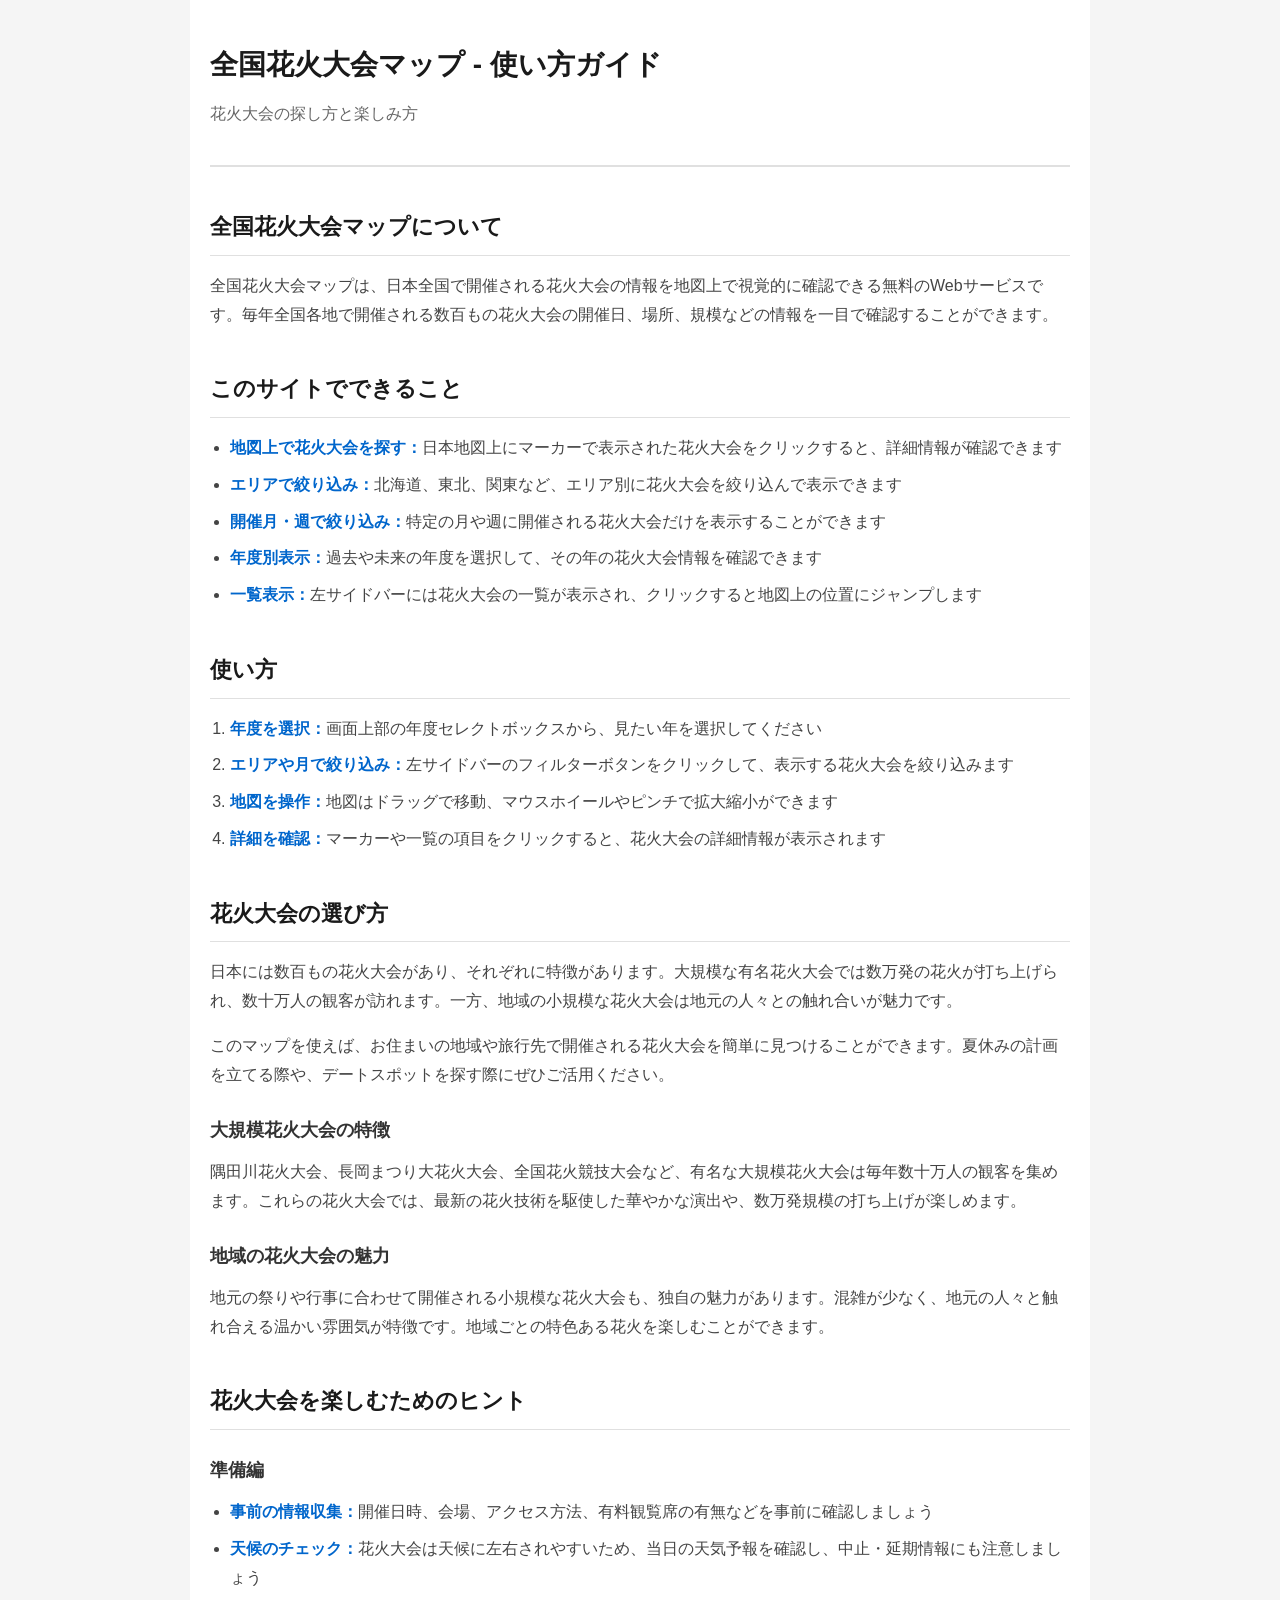
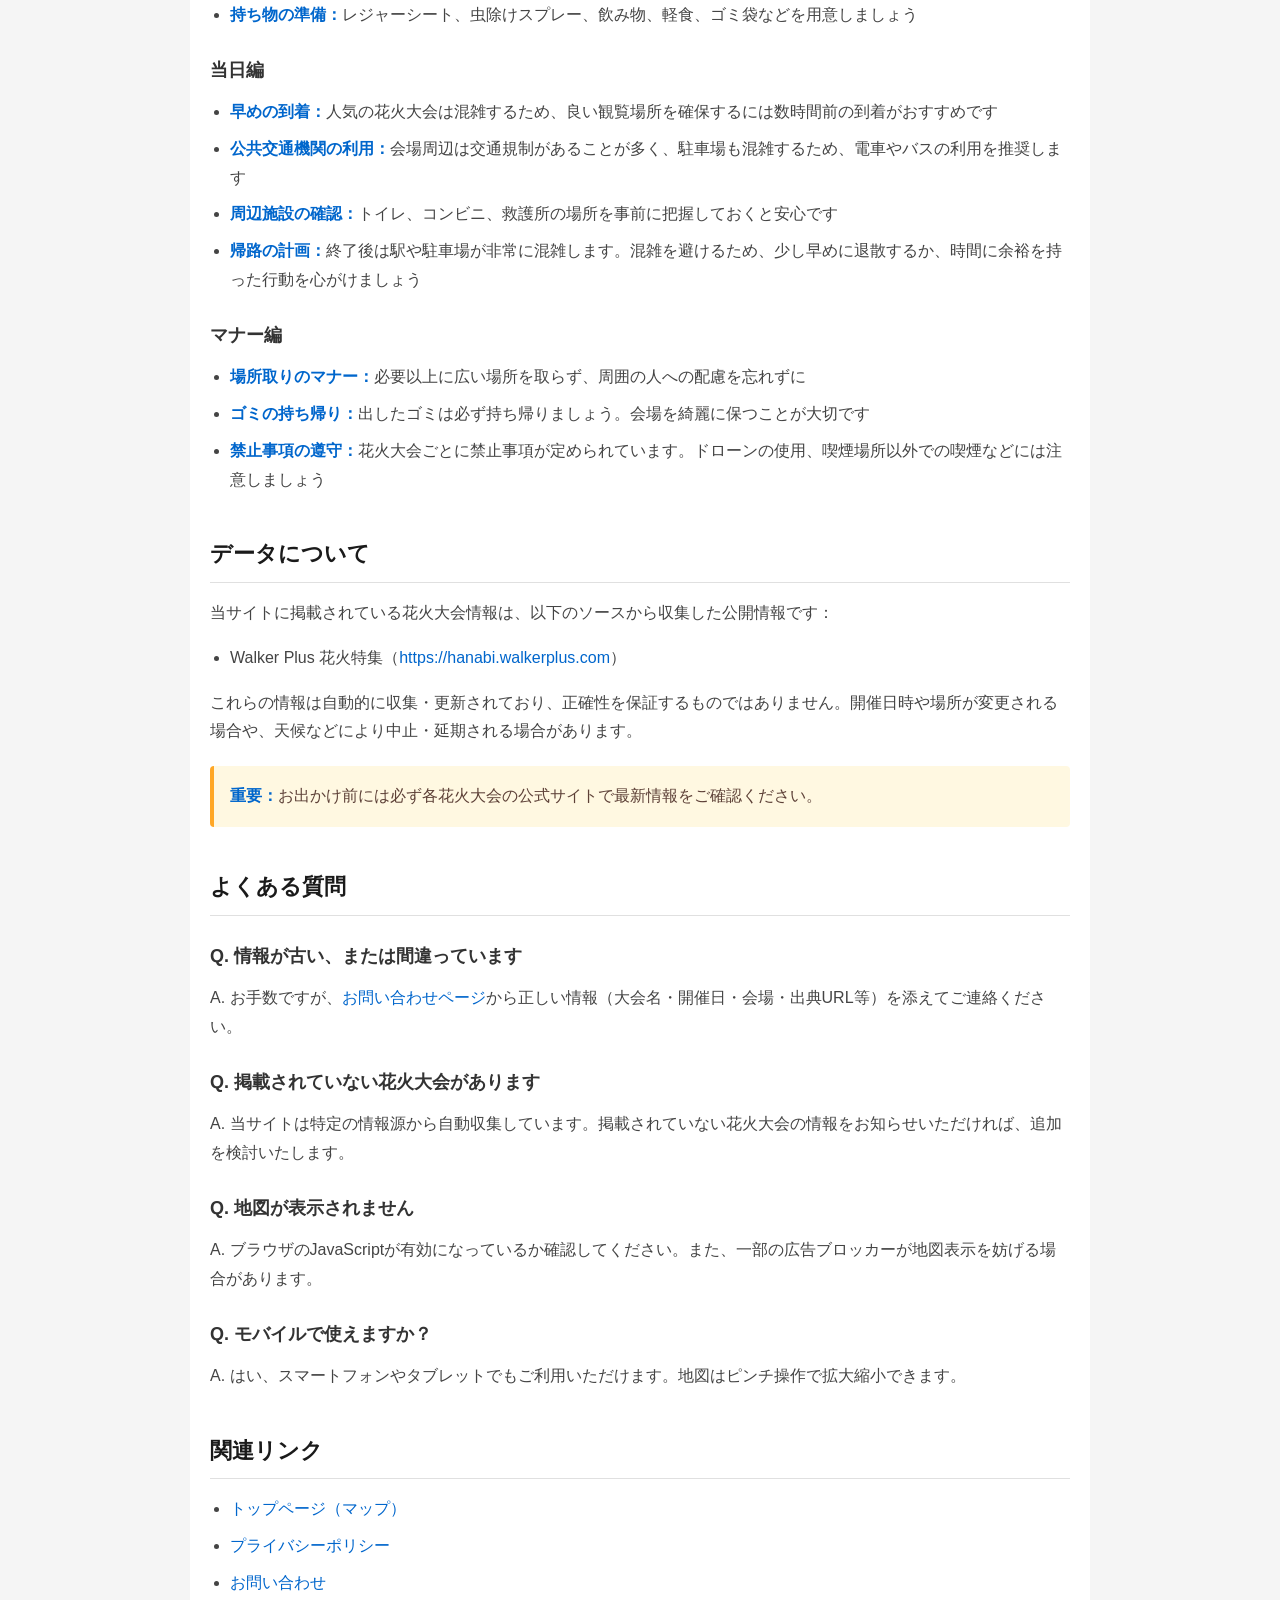
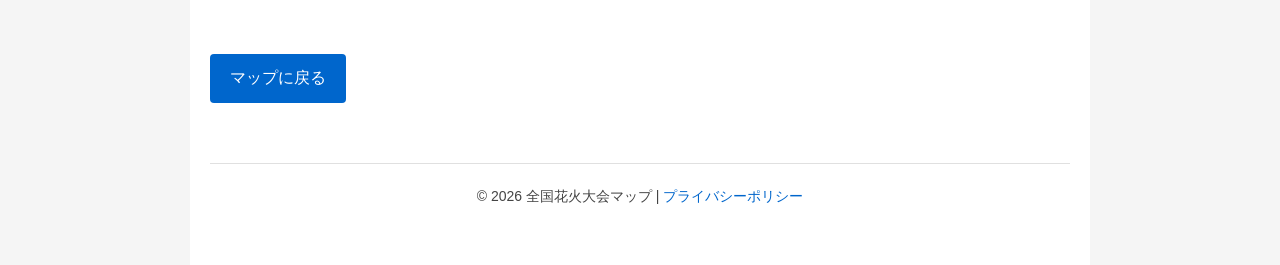
<file: about.html>
<!DOCTYPE html>
<html lang="ja">
<head>
  <meta charset="UTF-8">
  <meta name="viewport" content="width=device-width, initial-scale=1.0">
  <meta name="google-adsense-account" content="ca-pub-7714498305797826">
  <title>使い方・花火大会ガイド - 全国花火大会マップ</title>
  <meta name="description" content="全国花火大会マップの使い方、花火大会の選び方、楽しみ方のヒントをご紹介します。">
  <script async src="https://pagead2.googlesyndication.com/pagead/js/adsbygoogle.js?client=ca-pub-7714498305797826"
     crossorigin="anonymous"></script>
  <style>
    * {
      margin: 0;
      padding: 0;
      box-sizing: border-box;
    }

    body {
      font-family: -apple-system, BlinkMacSystemFont, "Segoe UI", Roboto, "Helvetica Neue", Arial, sans-serif;
      line-height: 1.8;
      color: #333;
      background: #f5f5f5;
    }

    .container {
      max-width: 900px;
      margin: 0 auto;
      padding: 40px 20px;
      background: white;
      min-height: 100vh;
    }

    header {
      margin-bottom: 40px;
      padding-bottom: 20px;
      border-bottom: 2px solid #e0e0e0;
    }

    h1 {
      font-size: 28px;
      color: #1a1a1a;
      margin-bottom: 10px;
    }

    .subtitle {
      font-size: 16px;
      color: #666;
    }

    h2 {
      font-size: 22px;
      color: #1a1a1a;
      margin-top: 40px;
      margin-bottom: 16px;
      padding-bottom: 8px;
      border-bottom: 1px solid #e0e0e0;
    }

    h3 {
      font-size: 18px;
      color: #333;
      margin-top: 24px;
      margin-bottom: 12px;
    }

    p {
      margin-bottom: 16px;
      color: #444;
    }

    ul, ol {
      margin-left: 20px;
      margin-bottom: 16px;
    }

    li {
      margin-bottom: 8px;
      color: #444;
    }

    strong {
      color: #0066cc;
      font-weight: bold;
    }

    a {
      color: #0066cc;
      text-decoration: none;
    }

    a:hover {
      text-decoration: underline;
    }

    .note {
      background: #fff8e1;
      border-left: 4px solid #ffa726;
      padding: 16px;
      margin: 20px 0;
      border-radius: 4px;
    }

    .note p {
      margin: 0;
      color: #5d4037;
    }

    .back-link {
      display: inline-block;
      margin-top: 40px;
      padding: 10px 20px;
      background: #0066cc;
      color: white;
      border-radius: 4px;
      text-decoration: none;
    }

    .back-link:hover {
      background: #0052a3;
      text-decoration: none;
    }

    footer {
      margin-top: 60px;
      padding-top: 20px;
      border-top: 1px solid #e0e0e0;
      text-align: center;
      color: #666;
      font-size: 14px;
    }
  </style>
</head>
<body>
  <div class="container">
    <header>
      <h1>全国花火大会マップ - 使い方ガイド</h1>
      <p class="subtitle">花火大会の探し方と楽しみ方</p>
    </header>

    <main>
      <h2>全国花火大会マップについて</h2>
      <p>全国花火大会マップは、日本全国で開催される花火大会の情報を地図上で視覚的に確認できる無料のWebサービスです。毎年全国各地で開催される数百もの花火大会の開催日、場所、規模などの情報を一目で確認することができます。</p>

      <h2>このサイトでできること</h2>
      <ul>
        <li><strong>地図上で花火大会を探す：</strong>日本地図上にマーカーで表示された花火大会をクリックすると、詳細情報が確認できます</li>
        <li><strong>エリアで絞り込み：</strong>北海道、東北、関東など、エリア別に花火大会を絞り込んで表示できます</li>
        <li><strong>開催月・週で絞り込み：</strong>特定の月や週に開催される花火大会だけを表示することができます</li>
        <li><strong>年度別表示：</strong>過去や未来の年度を選択して、その年の花火大会情報を確認できます</li>
        <li><strong>一覧表示：</strong>左サイドバーには花火大会の一覧が表示され、クリックすると地図上の位置にジャンプします</li>
      </ul>

      <h2>使い方</h2>
      <ol>
        <li><strong>年度を選択：</strong>画面上部の年度セレクトボックスから、見たい年を選択してください</li>
        <li><strong>エリアや月で絞り込み：</strong>左サイドバーのフィルターボタンをクリックして、表示する花火大会を絞り込みます</li>
        <li><strong>地図を操作：</strong>地図はドラッグで移動、マウスホイールやピンチで拡大縮小ができます</li>
        <li><strong>詳細を確認：</strong>マーカーや一覧の項目をクリックすると、花火大会の詳細情報が表示されます</li>
      </ol>

      <!-- AdSense 広告 -->
      <div style="margin: 40px 0; text-align: center;">
        <ins class="adsbygoogle"
             style="display:block"
             data-ad-client="ca-pub-7714498305797826"
             data-ad-slot="auto"
             data-ad-format="auto"
             data-full-width-responsive="true"></ins>
        <script>
             (adsbygoogle = window.adsbygoogle || []).push({});
        </script>
      </div>

      <h2>花火大会の選び方</h2>
      <p>日本には数百もの花火大会があり、それぞれに特徴があります。大規模な有名花火大会では数万発の花火が打ち上げられ、数十万人の観客が訪れます。一方、地域の小規模な花火大会は地元の人々との触れ合いが魅力です。</p>
      <p>このマップを使えば、お住まいの地域や旅行先で開催される花火大会を簡単に見つけることができます。夏休みの計画を立てる際や、デートスポットを探す際にぜひご活用ください。</p>

      <h3>大規模花火大会の特徴</h3>
      <p>隅田川花火大会、長岡まつり大花火大会、全国花火競技大会など、有名な大規模花火大会は毎年数十万人の観客を集めます。これらの花火大会では、最新の花火技術を駆使した華やかな演出や、数万発規模の打ち上げが楽しめます。</p>

      <h3>地域の花火大会の魅力</h3>
      <p>地元の祭りや行事に合わせて開催される小規模な花火大会も、独自の魅力があります。混雑が少なく、地元の人々と触れ合える温かい雰囲気が特徴です。地域ごとの特色ある花火を楽しむことができます。</p>

      <h2>花火大会を楽しむためのヒント</h2>

      <h3>準備編</h3>
      <ul>
        <li><strong>事前の情報収集：</strong>開催日時、会場、アクセス方法、有料観覧席の有無などを事前に確認しましょう</li>
        <li><strong>天候のチェック：</strong>花火大会は天候に左右されやすいため、当日の天気予報を確認し、中止・延期情報にも注意しましょう</li>
        <li><strong>持ち物の準備：</strong>レジャーシート、虫除けスプレー、飲み物、軽食、ゴミ袋などを用意しましょう</li>
      </ul>

      <h3>当日編</h3>
      <ul>
        <li><strong>早めの到着：</strong>人気の花火大会は混雑するため、良い観覧場所を確保するには数時間前の到着がおすすめです</li>
        <li><strong>公共交通機関の利用：</strong>会場周辺は交通規制があることが多く、駐車場も混雑するため、電車やバスの利用を推奨します</li>
        <li><strong>周辺施設の確認：</strong>トイレ、コンビニ、救護所の場所を事前に把握しておくと安心です</li>
        <li><strong>帰路の計画：</strong>終了後は駅や駐車場が非常に混雑します。混雑を避けるため、少し早めに退散するか、時間に余裕を持った行動を心がけましょう</li>
      </ul>

      <h3>マナー編</h3>
      <ul>
        <li><strong>場所取りのマナー：</strong>必要以上に広い場所を取らず、周囲の人への配慮を忘れずに</li>
        <li><strong>ゴミの持ち帰り：</strong>出したゴミは必ず持ち帰りましょう。会場を綺麗に保つことが大切です</li>
        <li><strong>禁止事項の遵守：</strong>花火大会ごとに禁止事項が定められています。ドローンの使用、喫煙場所以外での喫煙などには注意しましょう</li>
      </ul>

      <!-- AdSense 広告 -->
      <div style="margin: 40px 0; text-align: center;">
        <ins class="adsbygoogle"
             style="display:block"
             data-ad-client="ca-pub-7714498305797826"
             data-ad-slot="auto"
             data-ad-format="auto"
             data-full-width-responsive="true"></ins>
        <script>
             (adsbygoogle = window.adsbygoogle || []).push({});
        </script>
      </div>

      <h2>データについて</h2>
      <p>当サイトに掲載されている花火大会情報は、以下のソースから収集した公開情報です：</p>
      <ul>
        <li>Walker Plus 花火特集（<a href="https://hanabi.walkerplus.com" target="_blank" rel="noopener">https://hanabi.walkerplus.com</a>）</li>
      </ul>

      <p>これらの情報は自動的に収集・更新されており、正確性を保証するものではありません。開催日時や場所が変更される場合や、天候などにより中止・延期される場合があります。</p>

      <div class="note">
        <p><strong>重要：</strong>お出かけ前には必ず各花火大会の公式サイトで最新情報をご確認ください。</p>
      </div>

      <h2>よくある質問</h2>

      <h3>Q. 情報が古い、または間違っています</h3>
      <p>A. お手数ですが、<a href="contact.html">お問い合わせページ</a>から正しい情報（大会名・開催日・会場・出典URL等）を添えてご連絡ください。</p>

      <h3>Q. 掲載されていない花火大会があります</h3>
      <p>A. 当サイトは特定の情報源から自動収集しています。掲載されていない花火大会の情報をお知らせいただければ、追加を検討いたします。</p>

      <h3>Q. 地図が表示されません</h3>
      <p>A. ブラウザのJavaScriptが有効になっているか確認してください。また、一部の広告ブロッカーが地図表示を妨げる場合があります。</p>

      <h3>Q. モバイルで使えますか？</h3>
      <p>A. はい、スマートフォンやタブレットでもご利用いただけます。地図はピンチ操作で拡大縮小できます。</p>

      <h2>関連リンク</h2>
      <ul>
        <li><a href="index.html">トップページ（マップ）</a></li>
        <li><a href="privacy.html">プライバシーポリシー</a></li>
        <li><a href="contact.html">お問い合わせ</a></li>
      </ul>

      <a href="index.html" class="back-link">マップに戻る</a>
    </main>

    <footer>
      <p>&copy; 2026 全国花火大会マップ | <a href="privacy.html">プライバシーポリシー</a></p>
    </footer>
  </div>
</body>
</html>
</file>
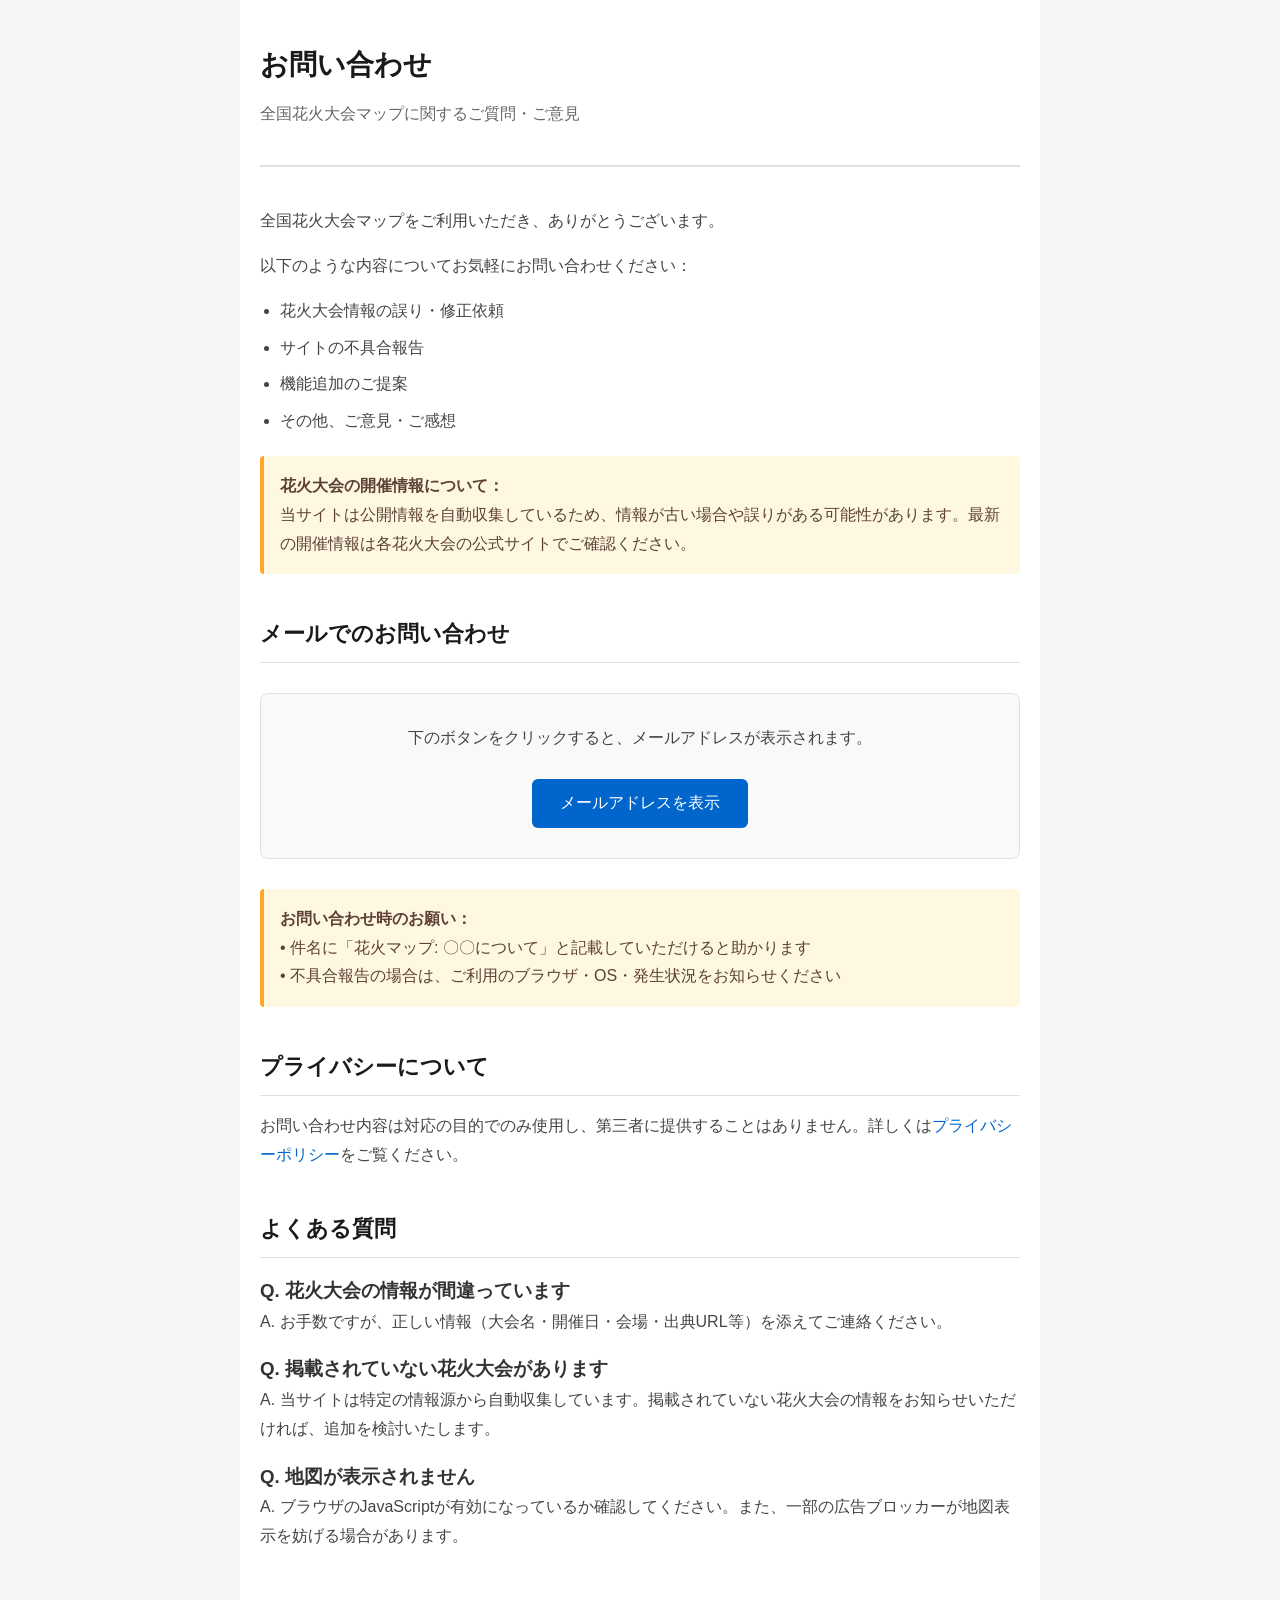
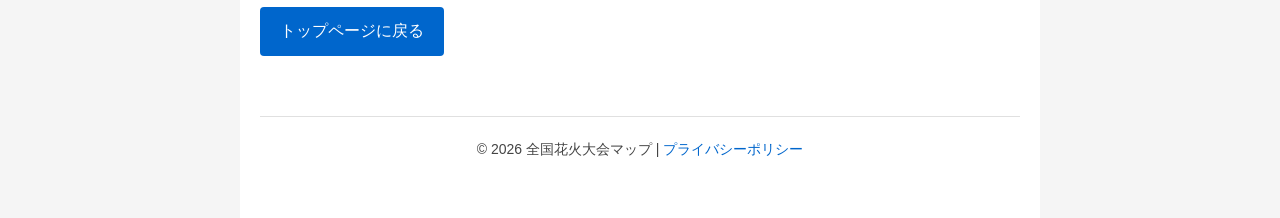
<file: contact.html>
<!DOCTYPE html>
<html lang="ja">
<head>
  <meta charset="UTF-8">
  <meta name="viewport" content="width=device-width, initial-scale=1.0">
  <meta name="google-adsense-account" content="ca-pub-7714498305797826">
  <title>お問い合わせ - 全国花火大会マップ</title>
  <script async src="https://pagead2.googlesyndication.com/pagead/js/adsbygoogle.js?client=ca-pub-7714498305797826"
     crossorigin="anonymous"></script>
  <style>
    * {
      margin: 0;
      padding: 0;
      box-sizing: border-box;
    }

    body {
      font-family: -apple-system, BlinkMacSystemFont, "Segoe UI", Roboto, "Helvetica Neue", Arial, sans-serif;
      line-height: 1.8;
      color: #333;
      background: #f5f5f5;
    }

    .container {
      max-width: 800px;
      margin: 0 auto;
      padding: 40px 20px;
      background: white;
      min-height: 100vh;
    }

    header {
      margin-bottom: 40px;
      padding-bottom: 20px;
      border-bottom: 2px solid #e0e0e0;
    }

    h1 {
      font-size: 28px;
      color: #1a1a1a;
      margin-bottom: 10px;
    }

    .subtitle {
      font-size: 16px;
      color: #666;
    }

    h2 {
      font-size: 22px;
      color: #1a1a1a;
      margin-top: 40px;
      margin-bottom: 16px;
      padding-bottom: 8px;
      border-bottom: 1px solid #e0e0e0;
    }

    p {
      margin-bottom: 16px;
      color: #444;
    }

    ul {
      margin-left: 20px;
      margin-bottom: 16px;
    }

    li {
      margin-bottom: 8px;
      color: #444;
    }

    .contact-box {
      background: #f9f9f9;
      border: 1px solid #e0e0e0;
      border-radius: 8px;
      padding: 30px;
      margin: 30px 0;
      text-align: center;
    }

    .email-button {
      display: inline-block;
      padding: 14px 28px;
      background: #0066cc;
      color: white;
      border: none;
      border-radius: 6px;
      font-size: 16px;
      cursor: pointer;
      transition: background 0.2s;
      margin-top: 10px;
    }

    .email-button:hover {
      background: #0052a3;
    }

    .email-display {
      font-family: monospace;
      font-size: 18px;
      color: #0066cc;
      margin-top: 15px;
      padding: 10px;
      background: white;
      border-radius: 4px;
      display: none;
    }

    .note {
      background: #fff8e1;
      border-left: 4px solid #ffa726;
      padding: 16px;
      margin: 20px 0;
      border-radius: 4px;
    }

    .note p {
      margin: 0;
      color: #5d4037;
    }

    a {
      color: #0066cc;
      text-decoration: none;
    }

    a:hover {
      text-decoration: underline;
    }

    .back-link {
      display: inline-block;
      margin-top: 40px;
      padding: 10px 20px;
      background: #0066cc;
      color: white;
      border-radius: 4px;
      text-decoration: none;
    }

    .back-link:hover {
      background: #0052a3;
      text-decoration: none;
    }

    footer {
      margin-top: 60px;
      padding-top: 20px;
      border-top: 1px solid #e0e0e0;
      text-align: center;
      color: #666;
      font-size: 14px;
    }

    .copy-success {
      display: none;
      color: #2e7d32;
      font-size: 14px;
      margin-top: 10px;
    }
  </style>
</head>
<body>
  <div class="container">
    <header>
      <h1>お問い合わせ</h1>
      <p class="subtitle">全国花火大会マップに関するご質問・ご意見</p>
    </header>

    <main>
      <p>全国花火大会マップをご利用いただき、ありがとうございます。</p>
      <p>以下のような内容についてお気軽にお問い合わせください：</p>

      <ul>
        <li>花火大会情報の誤り・修正依頼</li>
        <li>サイトの不具合報告</li>
        <li>機能追加のご提案</li>
        <li>その他、ご意見・ご感想</li>
      </ul>

      <div class="note">
        <p><strong>花火大会の開催情報について：</strong><br>
        当サイトは公開情報を自動収集しているため、情報が古い場合や誤りがある可能性があります。最新の開催情報は各花火大会の公式サイトでご確認ください。</p>
      </div>

      <h2>メールでのお問い合わせ</h2>

      <div class="contact-box">
        <p>下のボタンをクリックすると、メールアドレスが表示されます。</p>
        <button id="showEmailBtn" class="email-button">メールアドレスを表示</button>
        <div id="emailDisplay" class="email-display"></div>
        <div id="copySuccess" class="copy-success">✓ メールアドレスをコピーしました</div>
      </div>

      <div class="note">
        <p><strong>お問い合わせ時のお願い：</strong><br>
        • 件名に「花火マップ: 〇〇について」と記載していただけると助かります<br>
        • 不具合報告の場合は、ご利用のブラウザ・OS・発生状況をお知らせください</p>
      </div>

      <h2>プライバシーについて</h2>
      <p>お問い合わせ内容は対応の目的でのみ使用し、第三者に提供することはありません。詳しくは<a href="privacy.html">プライバシーポリシー</a>をご覧ください。</p>

      <!-- AdSense 広告 -->
      <div style="margin: 40px 0; text-align: center;">
        <ins class="adsbygoogle"
             style="display:block"
             data-ad-client="ca-pub-7714498305797826"
             data-ad-slot="auto"
             data-ad-format="auto"
             data-full-width-responsive="true"></ins>
        <script>
             (adsbygoogle = window.adsbygoogle || []).push({});
        </script>
      </div>

      <h2>よくある質問</h2>

      <h3>Q. 花火大会の情報が間違っています</h3>
      <p>A. お手数ですが、正しい情報（大会名・開催日・会場・出典URL等）を添えてご連絡ください。</p>

      <h3>Q. 掲載されていない花火大会があります</h3>
      <p>A. 当サイトは特定の情報源から自動収集しています。掲載されていない花火大会の情報をお知らせいただければ、追加を検討いたします。</p>

      <h3>Q. 地図が表示されません</h3>
      <p>A. ブラウザのJavaScriptが有効になっているか確認してください。また、一部の広告ブロッカーが地図表示を妨げる場合があります。</p>

      <a href="index.html" class="back-link">トップページに戻る</a>
    </main>

    <footer>
      <p>&copy; 2026 全国花火大会マップ | <a href="privacy.html">プライバシーポリシー</a></p>
    </footer>
  </div>

  <script>
    // スパム対策: メールアドレスをJavaScriptで動的に生成
    (function() {
      const user = 'kurouzu.setsuna';
      const domain = 'gmail.com';
      const email = user + '@' + domain;

      const showBtn = document.getElementById('showEmailBtn');
      const emailDisplay = document.getElementById('emailDisplay');
      const copySuccess = document.getElementById('copySuccess');

      showBtn.addEventListener('click', function() {
        // メールアドレスを表示
        emailDisplay.textContent = email;
        emailDisplay.style.display = 'block';

        // ボタンのテキストを変更
        showBtn.textContent = 'メールを送信';
        showBtn.onclick = function() {
          window.location.href = 'mailto:' + email + '?subject=花火マップ: お問い合わせ';
        };

        // メールアドレスをクリップボードにコピー
        if (navigator.clipboard && navigator.clipboard.writeText) {
          navigator.clipboard.writeText(email).then(function() {
            copySuccess.style.display = 'block';
            setTimeout(function() {
              copySuccess.style.display = 'none';
            }, 3000);
          }).catch(function() {
            // コピー失敗時は何もしない
          });
        }
      });
    })();
  </script>
</body>
</html>
</file>
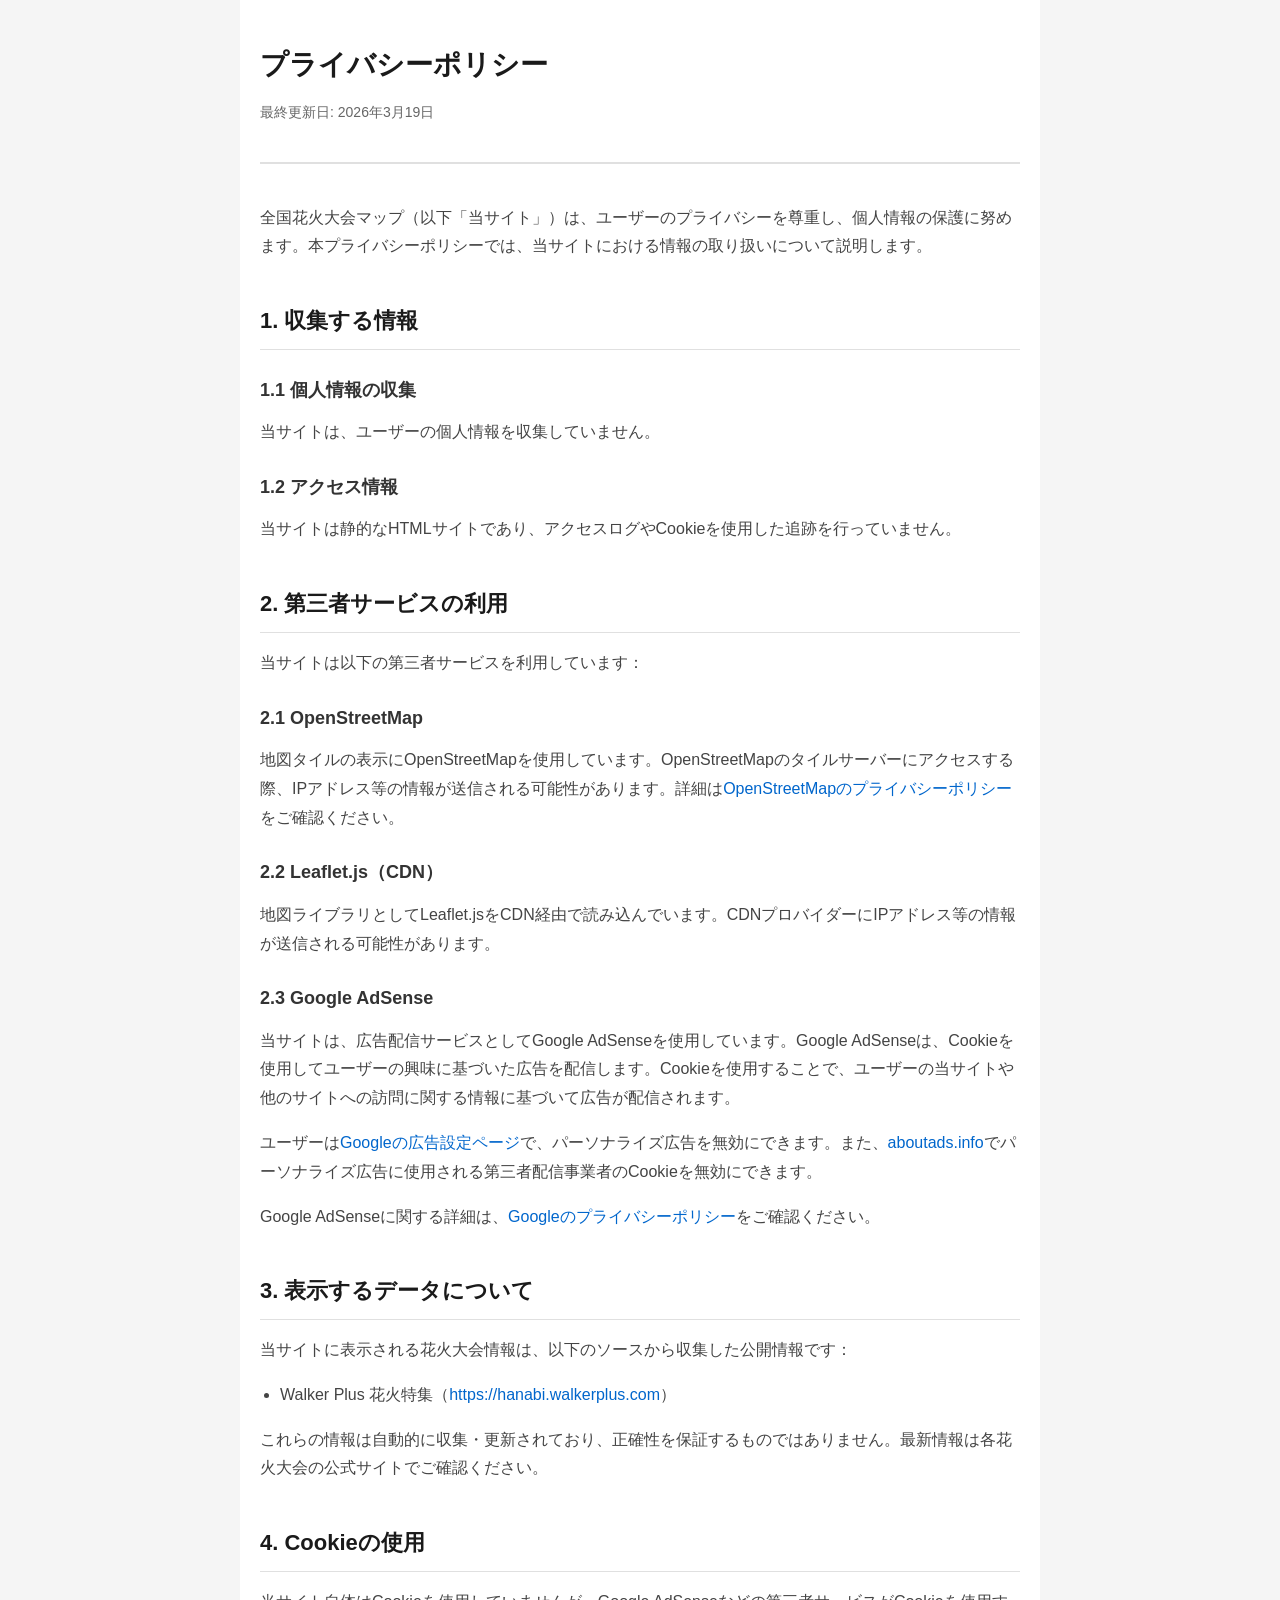
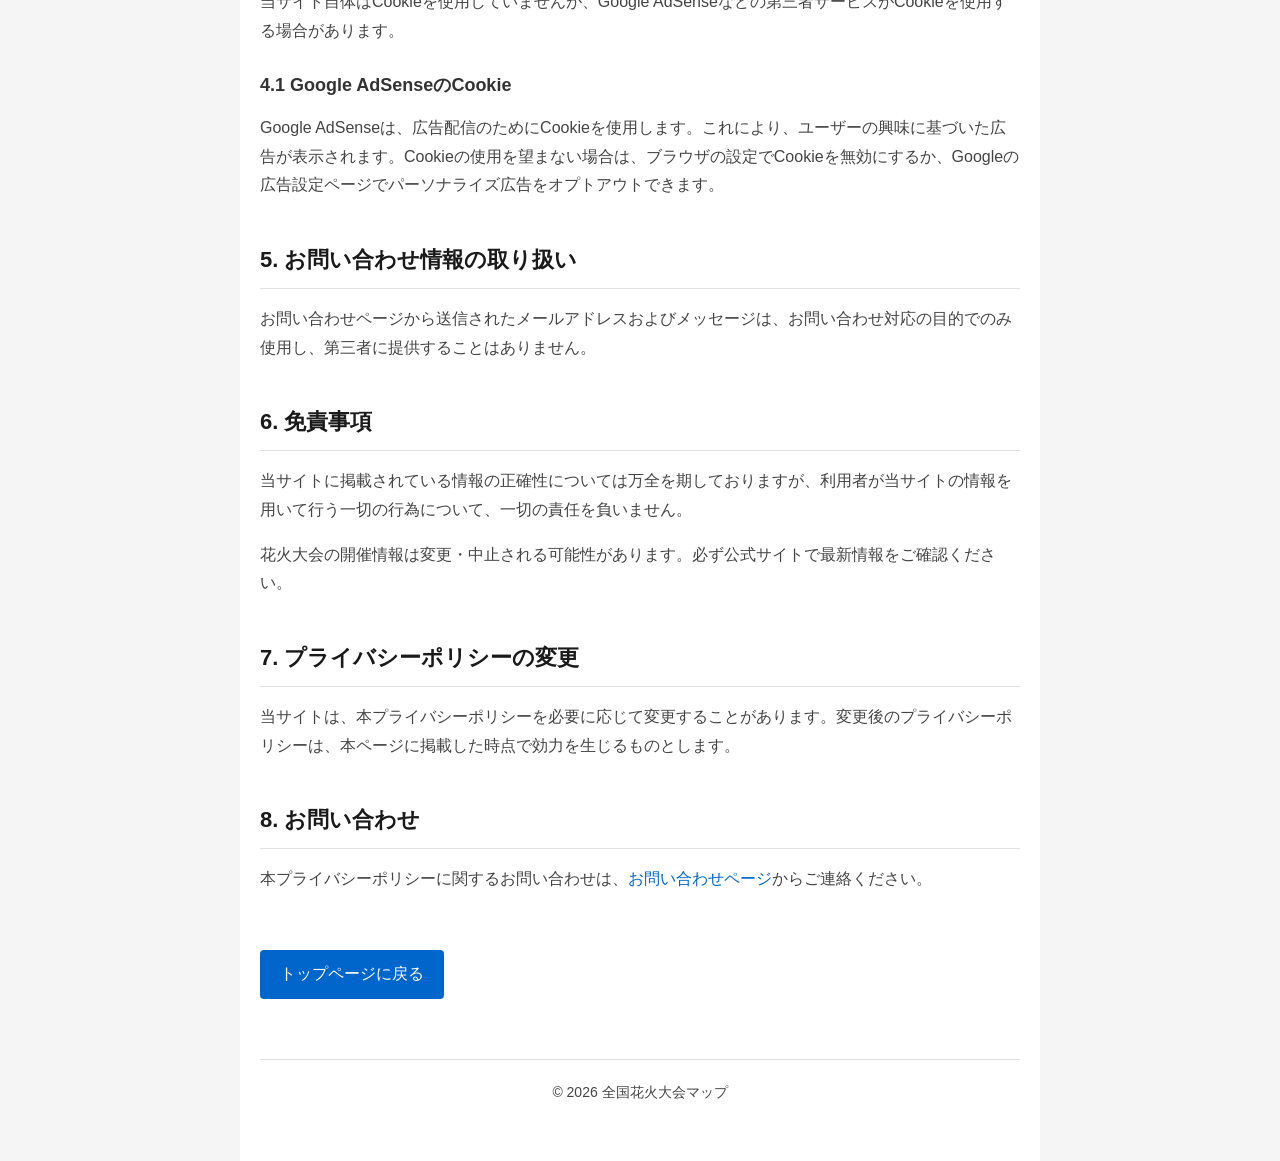
<file: privacy.html>
<!DOCTYPE html>
<html lang="ja">
<head>
  <meta charset="UTF-8">
  <meta name="viewport" content="width=device-width, initial-scale=1.0">
  <meta name="google-adsense-account" content="ca-pub-7714498305797826">
  <title>プライバシーポリシー - 全国花火大会マップ</title>
  <script async src="https://pagead2.googlesyndication.com/pagead/js/adsbygoogle.js?client=ca-pub-7714498305797826"
     crossorigin="anonymous"></script>
  <style>
    * {
      margin: 0;
      padding: 0;
      box-sizing: border-box;
    }

    body {
      font-family: -apple-system, BlinkMacSystemFont, "Segoe UI", Roboto, "Helvetica Neue", Arial, sans-serif;
      line-height: 1.8;
      color: #333;
      background: #f5f5f5;
    }

    .container {
      max-width: 800px;
      margin: 0 auto;
      padding: 40px 20px;
      background: white;
      min-height: 100vh;
    }

    header {
      margin-bottom: 40px;
      padding-bottom: 20px;
      border-bottom: 2px solid #e0e0e0;
    }

    h1 {
      font-size: 28px;
      color: #1a1a1a;
      margin-bottom: 10px;
    }

    .last-updated {
      font-size: 14px;
      color: #666;
    }

    h2 {
      font-size: 22px;
      color: #1a1a1a;
      margin-top: 40px;
      margin-bottom: 16px;
      padding-bottom: 8px;
      border-bottom: 1px solid #e0e0e0;
    }

    h3 {
      font-size: 18px;
      color: #333;
      margin-top: 24px;
      margin-bottom: 12px;
    }

    p {
      margin-bottom: 16px;
      color: #444;
    }

    ul {
      margin-left: 20px;
      margin-bottom: 16px;
    }

    li {
      margin-bottom: 8px;
      color: #444;
    }

    a {
      color: #0066cc;
      text-decoration: none;
    }

    a:hover {
      text-decoration: underline;
    }

    .back-link {
      display: inline-block;
      margin-top: 40px;
      padding: 10px 20px;
      background: #0066cc;
      color: white;
      border-radius: 4px;
      text-decoration: none;
    }

    .back-link:hover {
      background: #0052a3;
      text-decoration: none;
    }

    footer {
      margin-top: 60px;
      padding-top: 20px;
      border-top: 1px solid #e0e0e0;
      text-align: center;
      color: #666;
      font-size: 14px;
    }
  </style>
</head>
<body>
  <div class="container">
    <header>
      <h1>プライバシーポリシー</h1>
      <p class="last-updated">最終更新日: 2026年3月19日</p>
    </header>

    <main>
      <p>全国花火大会マップ（以下「当サイト」）は、ユーザーのプライバシーを尊重し、個人情報の保護に努めます。本プライバシーポリシーでは、当サイトにおける情報の取り扱いについて説明します。</p>

      <h2>1. 収集する情報</h2>

      <h3>1.1 個人情報の収集</h3>
      <p>当サイトは、ユーザーの個人情報を収集していません。</p>

      <h3>1.2 アクセス情報</h3>
      <p>当サイトは静的なHTMLサイトであり、アクセスログやCookieを使用した追跡を行っていません。</p>

      <h2>2. 第三者サービスの利用</h2>

      <p>当サイトは以下の第三者サービスを利用しています：</p>

      <h3>2.1 OpenStreetMap</h3>
      <p>地図タイルの表示にOpenStreetMapを使用しています。OpenStreetMapのタイルサーバーにアクセスする際、IPアドレス等の情報が送信される可能性があります。詳細は<a href="https://wiki.osmfoundation.org/wiki/Privacy_Policy" target="_blank" rel="noopener">OpenStreetMapのプライバシーポリシー</a>をご確認ください。</p>

      <h3>2.2 Leaflet.js（CDN）</h3>
      <p>地図ライブラリとしてLeaflet.jsをCDN経由で読み込んでいます。CDNプロバイダーにIPアドレス等の情報が送信される可能性があります。</p>

      <h3>2.3 Google AdSense</h3>
      <p>当サイトは、広告配信サービスとしてGoogle AdSenseを使用しています。Google AdSenseは、Cookieを使用してユーザーの興味に基づいた広告を配信します。Cookieを使用することで、ユーザーの当サイトや他のサイトへの訪問に関する情報に基づいて広告が配信されます。</p>
      <p>ユーザーは<a href="https://www.google.com/settings/ads" target="_blank" rel="noopener">Googleの広告設定ページ</a>で、パーソナライズ広告を無効にできます。また、<a href="https://www.aboutads.info/choices/" target="_blank" rel="noopener">aboutads.info</a>でパーソナライズ広告に使用される第三者配信事業者のCookieを無効にできます。</p>
      <p>Google AdSenseに関する詳細は、<a href="https://policies.google.com/technologies/ads?hl=ja" target="_blank" rel="noopener">Googleのプライバシーポリシー</a>をご確認ください。</p>

      <h2>3. 表示するデータについて</h2>

      <p>当サイトに表示される花火大会情報は、以下のソースから収集した公開情報です：</p>
      <ul>
        <li>Walker Plus 花火特集（<a href="https://hanabi.walkerplus.com" target="_blank" rel="noopener">https://hanabi.walkerplus.com</a>）</li>
      </ul>

      <p>これらの情報は自動的に収集・更新されており、正確性を保証するものではありません。最新情報は各花火大会の公式サイトでご確認ください。</p>

      <h2>4. Cookieの使用</h2>

      <p>当サイト自体はCookieを使用していませんが、Google AdSenseなどの第三者サービスがCookieを使用する場合があります。</p>

      <h3>4.1 Google AdSenseのCookie</h3>
      <p>Google AdSenseは、広告配信のためにCookieを使用します。これにより、ユーザーの興味に基づいた広告が表示されます。Cookieの使用を望まない場合は、ブラウザの設定でCookieを無効にするか、Googleの広告設定ページでパーソナライズ広告をオプトアウトできます。</p>

      <h2>5. お問い合わせ情報の取り扱い</h2>

      <p>お問い合わせページから送信されたメールアドレスおよびメッセージは、お問い合わせ対応の目的でのみ使用し、第三者に提供することはありません。</p>

      <h2>6. 免責事項</h2>

      <p>当サイトに掲載されている情報の正確性については万全を期しておりますが、利用者が当サイトの情報を用いて行う一切の行為について、一切の責任を負いません。</p>

      <p>花火大会の開催情報は変更・中止される可能性があります。必ず公式サイトで最新情報をご確認ください。</p>

      <!-- AdSense 広告 -->
      <div style="margin: 40px 0; text-align: center;">
        <ins class="adsbygoogle"
             style="display:block"
             data-ad-client="ca-pub-7714498305797826"
             data-ad-slot="auto"
             data-ad-format="auto"
             data-full-width-responsive="true"></ins>
        <script>
             (adsbygoogle = window.adsbygoogle || []).push({});
        </script>
      </div>

      <h2>7. プライバシーポリシーの変更</h2>

      <p>当サイトは、本プライバシーポリシーを必要に応じて変更することがあります。変更後のプライバシーポリシーは、本ページに掲載した時点で効力を生じるものとします。</p>

      <h2>8. お問い合わせ</h2>

      <p>本プライバシーポリシーに関するお問い合わせは、<a href="contact.html">お問い合わせページ</a>からご連絡ください。</p>

      <a href="index.html" class="back-link">トップページに戻る</a>
    </main>

    <footer>
      <p>&copy; 2026 全国花火大会マップ</p>
    </footer>
  </div>
</body>
</html>
</file>
